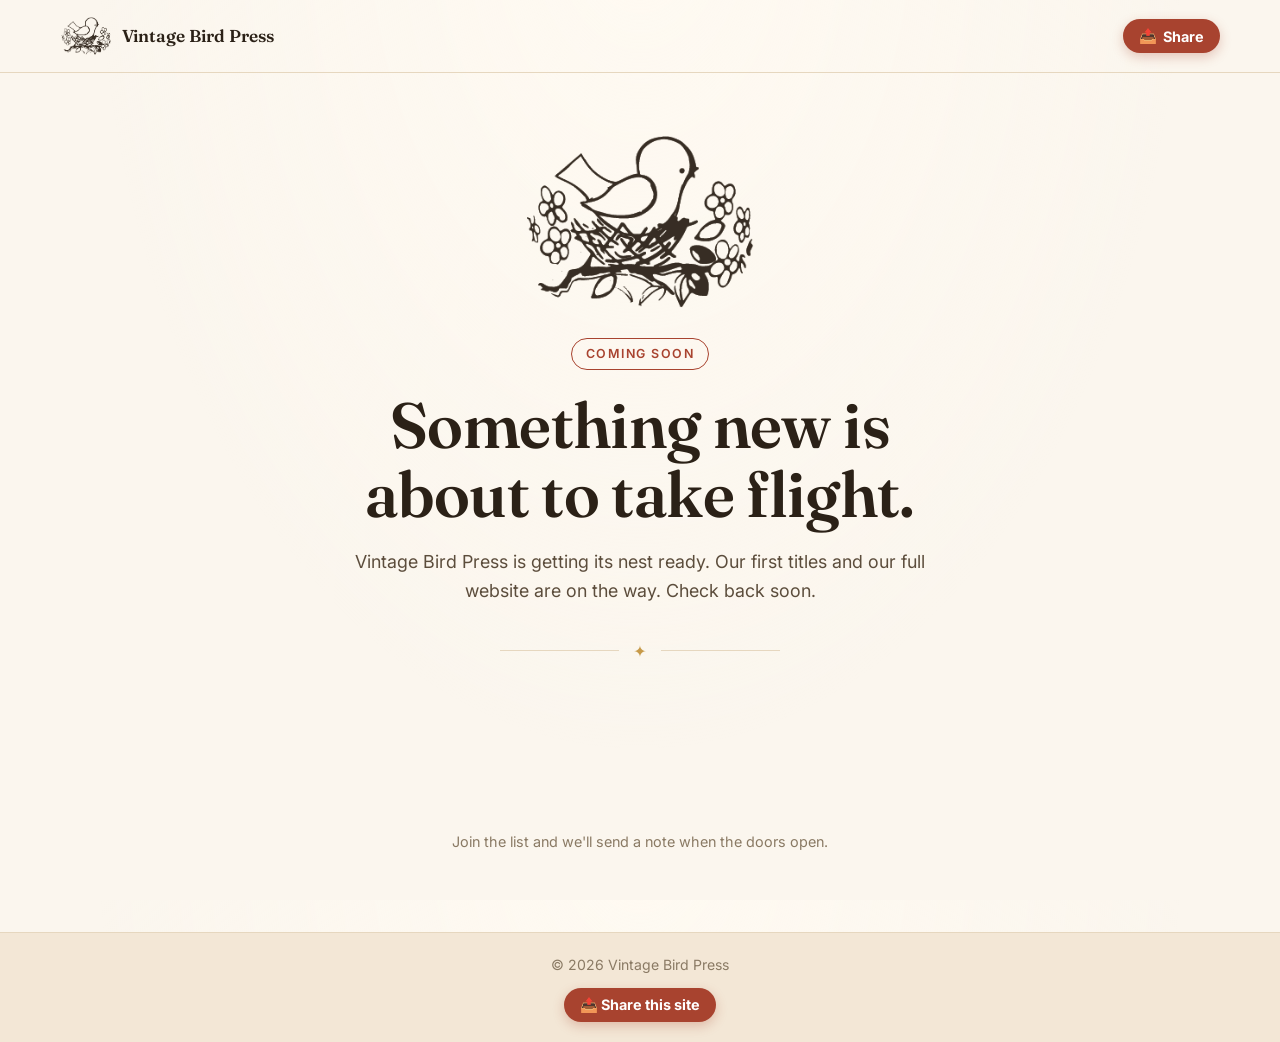
<file: index.html>
<!DOCTYPE html>
<html lang="en">
<head>
<meta charset="UTF-8" />
<meta name="viewport" content="width=device-width, initial-scale=1.0" />
<title>Vintage Bird Press — Coming Soon</title>
<meta name="description" content="Vintage Bird Press is a new book publisher. Our website is coming soon." />
<meta property="og:type" content="website" />
<meta property="og:site_name" content="Vintage Bird Press" />
<meta property="og:title" content="Vintage Bird Press — Coming Soon" />
<meta property="og:description" content="Vintage Bird Press is a new book publisher. Our website is coming soon." />
<meta property="og:url" content="https://www.vintagebirdpress.com/" />
<meta property="og:image" content="https://www.vintagebirdpress.com/assets/images/logo.png" />
<meta name="twitter:card" content="summary" />
<meta name="twitter:title" content="Vintage Bird Press — Coming Soon" />
<meta name="twitter:description" content="Vintage Bird Press is a new book publisher. Our website is coming soon." />
<meta name="twitter:image" content="https://www.vintagebirdpress.com/assets/images/logo.png" />
<link rel="icon" type="image/png" href="assets/images/favicon.png" />
<link rel="apple-touch-icon" href="assets/images/apple-touch-icon.png" />
<link rel="preconnect" href="https://fonts.googleapis.com">
<link rel="preconnect" href="https://fonts.gstatic.com" crossorigin>
<link href="https://fonts.googleapis.com/css2?family=Fraunces:wght@500;600;700&family=Inter:wght@400;500;600;700&display=swap" rel="stylesheet">
<link rel="stylesheet" href="assets/css/style.css" />
</head>
<body>
<a class="skip-link" href="#main">Skip to content</a>

<header class="site-header">
  <div class="header-inner">
    <div class="brand">
      <img src="assets/images/logo.png" alt="" />
      Vintage Bird Press
    </div>
    <!-- SHARE BUTTON: opens the share popup. Wording/address live in assets/js/share.js -->
    <button type="button" class="share-btn" data-share-open aria-haspopup="dialog" aria-label="Share this site">📤<span class="share-label"> Share</span></button>
  </div>
</header>

<main id="main">
  <section class="coming">
    <img class="stamp" src="assets/images/logo.png" alt="Vintage Bird Press logo: a little bird sitting in its nest among flowers" width="278" height="214" />
    <span class="badge">Coming Soon</span>
    <h1>Something new is about to take flight.</h1>
    <p class="lead">
      Vintage Bird Press is getting its nest ready. Our first titles and our full
      website are on the way. Check back soon.
    </p>
    <div class="rule" aria-hidden="true">✦</div>
    <!-- MAILERLITE SIGNUP: form "Vintage Bird Press Signup" → group
         "Vintage Bird Press Subscribers". To swap forms, change data-form below. -->
    <div class="signup-form-wrap">
      <div class="ml-embedded" data-form="QzDSPi"></div>
    </div>
    <p class="note">Join the list and we'll send a note when the doors open.</p>
  </section>
</main>

<footer class="site-footer">
  <p>© <span id="year">2026</span> Vintage Bird Press</p>
  <button type="button" class="share-btn footer-share" data-share-open aria-haspopup="dialog">📤 Share this site</button>
</footer>

<!-- MailerLite Universal (account 2635532 — same account as BTP and Cyber Elementary) -->
<script>
  (function(w,d,e,u,f,l,n){w[f]=w[f]||function(){(w[f].q=w[f].q||[])
  .push(arguments);},l=d.createElement(e),l.async=1,l.src=u,
  n=d.getElementsByTagName(e)[0],n.parentNode.insertBefore(l,n);})
  (window,document,'script','https://assets.mailerlite.com/js/universal.js','ml');
  ml('account', '2635532');
</script>
<script src="assets/js/share.js"></script>
<script>document.getElementById('year').textContent = new Date().getFullYear();</script>
</body>
</html>
</file>
<file: assets/css/style.css>
/* ============================================================
   Vintage Bird Press — coming-soon styles
   Palette and fonts carried over from Baldwin Terney Press:
   warm paper, literary ink, terracotta accent. Edit the
   variables below to re-theme the whole page.
   ============================================================ */
:root {
  --bg: #fbf6ee;
  --bg-alt: #f3e7d6;
  --border: #e6d7bf;
  --text: #2b2117;
  --text-muted: #5c4d3c;
  --text-faint: #8a7a64;
  --accent: #a8432f;
  --accent-strong: #8a3423;
  --gold: #c79a49;
  --font-heading: 'Fraunces', Georgia, 'Times New Roman', serif;
  --font-body: 'Inter', 'Segoe UI', system-ui, sans-serif;
  --radius: 14px;
}
* { box-sizing: border-box; }
html, body { height: 100%; }
body {
  margin: 0;
  min-height: 100vh;
  display: flex;
  flex-direction: column;
  background:
    radial-gradient(ellipse at 50% -10%, #fffaf2 0%, transparent 60%),
    var(--bg);
  color: var(--text);
  font-family: var(--font-body);
  line-height: 1.65;
  -webkit-font-smoothing: antialiased;
}
a { color: var(--accent); text-decoration: none; }
a:hover { color: var(--accent-strong); }

.skip-link { position: absolute; left: -999px; top: 0; background: var(--accent); color: #fff; padding: 10px 16px; font-weight: 600; }
.skip-link:focus { left: 0; }

.site-header {
  border-bottom: 1px solid var(--border);
  padding: 16px 24px;
}
.brand {
  max-width: 1160px; margin: 0 auto;
  display: flex; align-items: center; gap: 10px;
  font-family: var(--font-heading); font-weight: 600; font-size: 1.08rem; color: var(--text);
}
.brand img { height: 40px; width: auto; }

main {
  flex: 1;
  display: grid;
  place-items: center;
  padding: 56px 20px 64px;
}
.coming {
  max-width: 640px;
  text-align: center;
}
.stamp {
  display: block;
  width: 240px; max-width: 70%; height: auto;
  margin: 0 auto 24px;
}
.badge {
  margin-top: 0;
  display: inline-block;
  font-size: 0.78rem; font-weight: 600; letter-spacing: 0.12em; text-transform: uppercase;
  color: var(--accent);
  border: 1px solid var(--accent);
  border-radius: 999px;
  padding: 5px 14px;
  margin-bottom: 20px;
}
h1 {
  font-family: var(--font-heading);
  font-weight: 600;
  font-size: clamp(2.4rem, 7vw, 4rem);
  line-height: 1.08;
  letter-spacing: -0.01em;
  margin: 0 0 18px;
}
.lead { font-size: 1.12rem; color: var(--text-muted); margin: 0 auto 32px; max-width: 52ch; }
.rule {
  display: flex; align-items: center; gap: 14px; justify-content: center;
  color: var(--gold); margin: 0 auto 32px; max-width: 280px;
}
.rule::before, .rule::after { content: ""; flex: 1; height: 1px; background: var(--border); }

.btn {
  display: inline-block;
  background: var(--accent); color: #fff;
  font-weight: 600; font-size: 1rem;
  padding: 13px 26px; border-radius: 10px;
  transition: background .15s ease, transform .15s ease;
}
.btn:hover { background: var(--accent-strong); color: #fff; transform: translateY(-1px); }
.btn:focus-visible { outline: 3px solid var(--gold); outline-offset: 3px; }
.note { font-size: 0.9rem; color: var(--text-faint); margin-top: 14px; }

.site-footer {
  border-top: 1px solid var(--border);
  background: var(--bg-alt);
  padding: 20px 24px;
  text-align: center;
  font-size: 0.88rem;
  color: var(--text-faint);
}
.site-footer p { margin: 0; }

@media (prefers-reduced-motion: reduce) { .btn { transition: none; } }

/* MailerLite embedded signup form (rendered by universal.js into .ml-embedded) */
.signup-form-wrap { width: 100%; max-width: 460px; margin: 0 auto; min-height: 120px; }

/* ---------- Share button + popup (same as Baldwin Terney Press) ----------
   "Share" button at the right of the header, "Share this site" in the
   footer. Behavior and wording live in assets/js/share.js. */
.header-inner {
  max-width: 1160px; margin: 0 auto;
  display: flex; align-items: center; justify-content: space-between; gap: 16px;
}
.header-inner .brand { margin: 0; min-width: 0; }
.share-btn {
  display: inline-flex; align-items: center; gap: 6px;
  background: var(--accent); color: #fff;
  border: 0; border-radius: 999px;
  padding: 8px 16px;
  font: 700 0.9rem var(--font-body);
  white-space: nowrap; flex-shrink: 0;
  cursor: pointer;
  box-shadow: 0 4px 12px rgba(168, 67, 47, 0.28);
  transition: background 0.15s, transform 0.15s;
}
.share-btn:hover { background: var(--accent-strong); transform: translateY(-1px); }
.share-btn:focus-visible { outline: 3px solid var(--text); outline-offset: 2px; }
.footer-share { margin-top: 12px; }

body.share-open { overflow: hidden; }
.share-modal { position: fixed; inset: 0; z-index: 10000; display: flex; align-items: center; justify-content: center; padding: 16px; }
.share-modal[hidden] { display: none; }
.share-backdrop { position: absolute; inset: 0; background: rgba(43, 33, 23, 0.55); }
.share-dialog {
  position: relative;
  background: #fff; color: var(--text);
  border-radius: var(--radius);
  box-shadow: 0 18px 50px rgba(43, 33, 23, 0.25);
  width: 100%; max-width: 440px;
  max-height: calc(100vh - 32px); overflow-y: auto;
  padding: 26px 22px 20px;
  text-align: left;
}
.share-dialog h3 { font-family: var(--font-heading); margin: 0 0 4px; font-size: 1.4rem; padding-right: 36px; }
.share-sub { margin: 0 0 14px; color: var(--text-muted); font-size: 0.95rem; }
.share-close {
  position: absolute; top: 10px; right: 10px;
  width: 36px; height: 36px; border-radius: 50%;
  border: 0; background: var(--bg); color: var(--text); font-size: 1rem; cursor: pointer;
}
.share-close:hover { background: var(--bg-alt); }
.share-grid { display: grid; grid-template-columns: repeat(2, 1fr); gap: 10px; }
.share-opt {
  display: flex; align-items: center; gap: 10px;
  padding: 12px 14px;
  border: 0; border-radius: 10px;
  font: 700 0.95rem var(--font-body);
  color: #fff; cursor: pointer; text-align: left;
  transition: transform 0.12s, filter 0.12s;
}
.share-opt:hover { transform: translateY(-1px); filter: brightness(1.08); }
.share-opt:focus-visible { outline: 3px solid var(--text); outline-offset: 2px; }
.share-ico { font-size: 1.15rem; line-height: 1; }
.share-facebook  { background: #1877F2; }
.share-opt.share-x { background: #000; }
.share-linkedin  { background: #0A66C2; }
.share-instagram { background: linear-gradient(45deg, #F58529, #DD2A7B 50%, #8134AF); }
.share-tiktok    { background: #111; box-shadow: inset 3px 0 0 #25F4EE, inset -3px 0 0 #FE2C55; }
.share-whatsapp  { background: #1DA851; }
.share-email     { background: var(--accent-strong); }
.share-copy      { background: var(--bg); color: var(--text); border: 2px solid var(--border); }
.share-url-row { margin-top: 14px; }
.share-url {
  width: 100%;
  padding: 9px 12px; border: 1px solid var(--border); border-radius: 10px;
  font: 0.85rem var(--font-body); color: var(--text-muted); background: var(--bg);
}
.share-msg { min-height: 1.3em; margin: 10px 0 0; font-weight: 700; color: var(--accent-strong); font-size: 0.92rem; }

/* Phones: icon-only Share in the header */
@media (max-width: 480px) {
  .site-header { padding: 12px 16px; }
  .header-inner .share-btn { padding: 8px 11px; }
  .header-inner .share-label { display: none; }
}
@media (max-width: 380px) { .share-grid { grid-template-columns: 1fr; } }
@media (prefers-reduced-motion: reduce) { .share-btn, .share-opt { transition: none; } }
</file>
